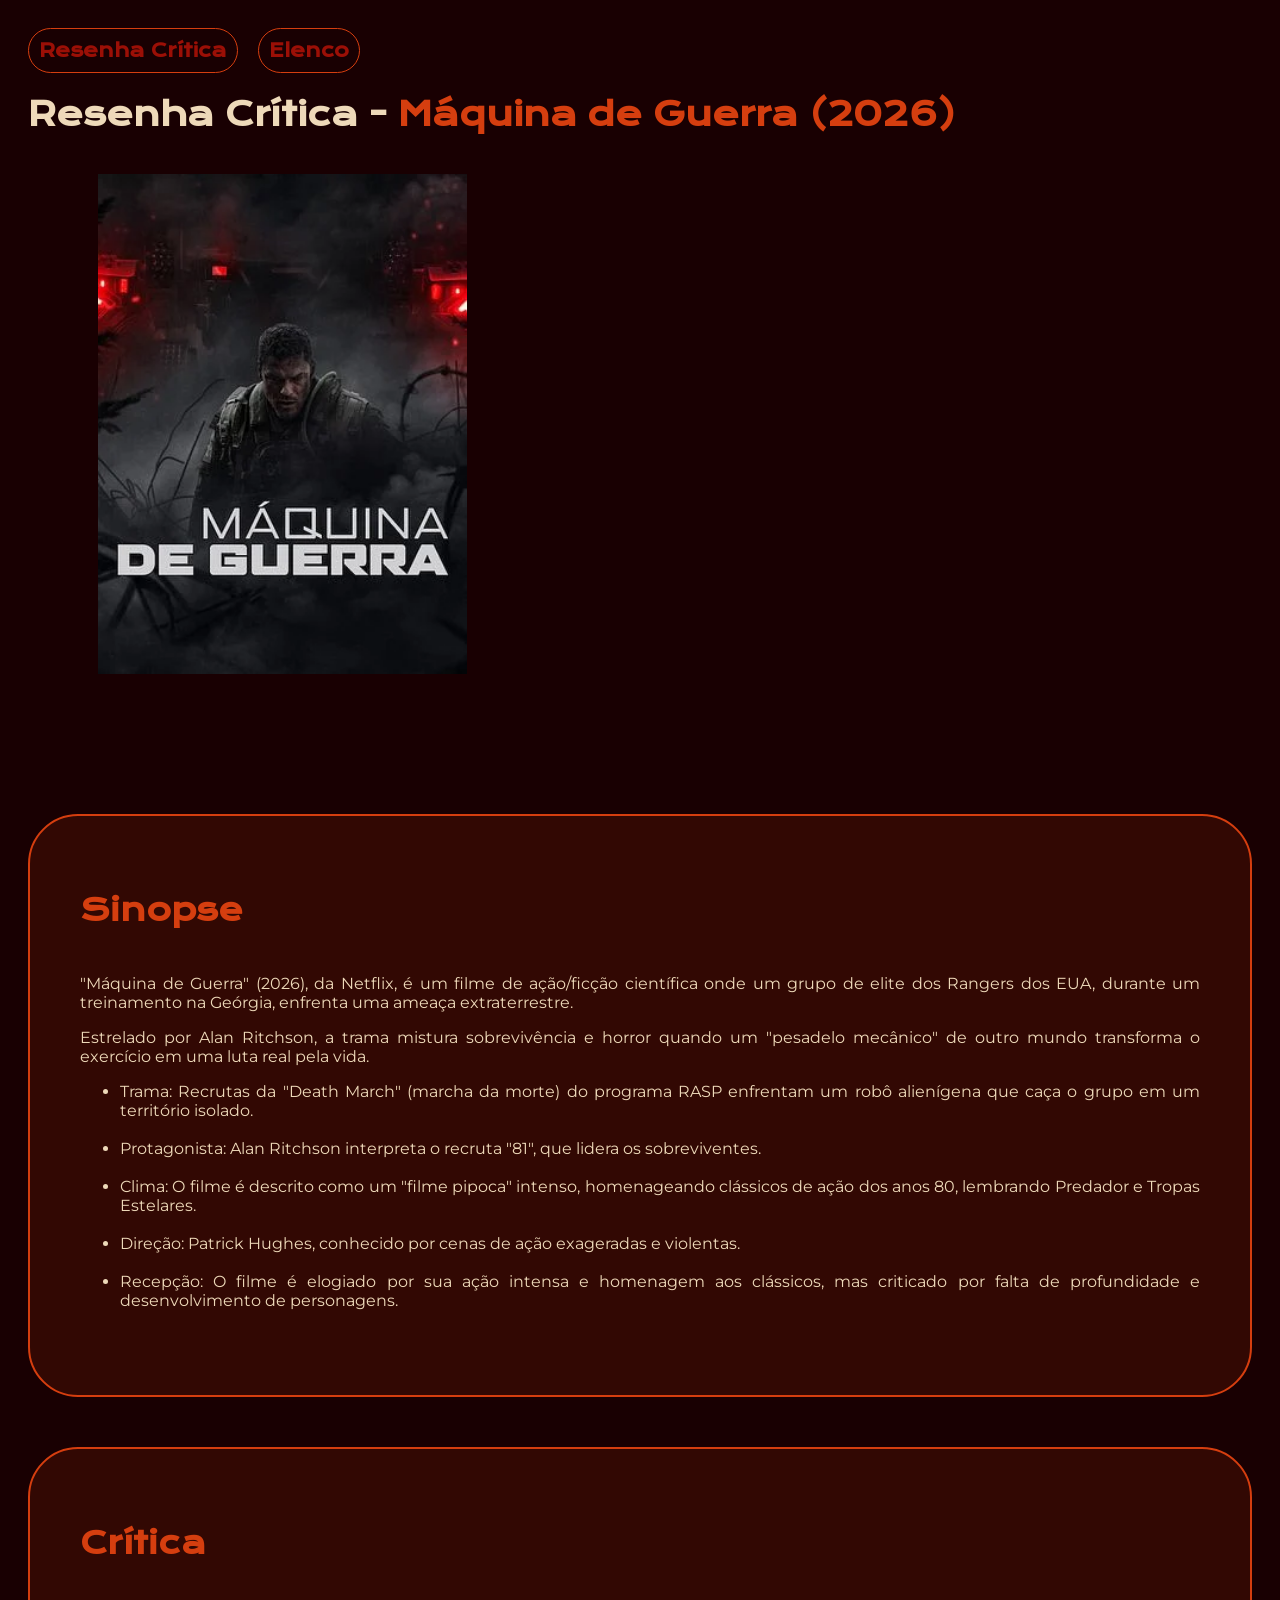
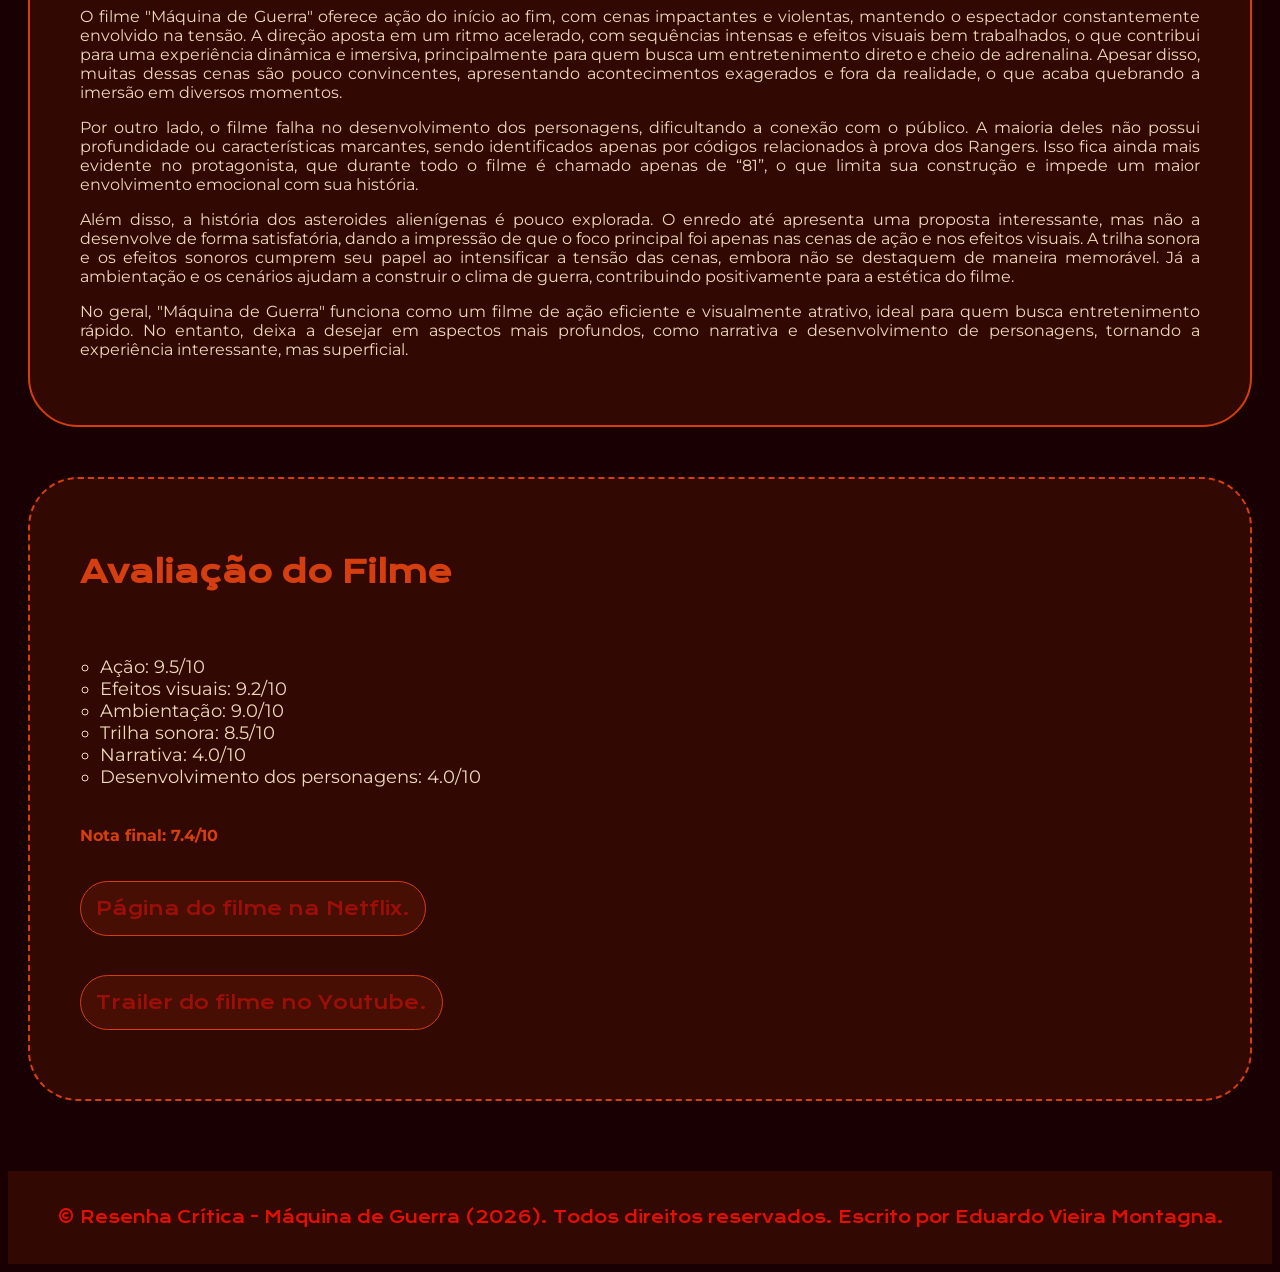
<file: atividade2/index.html>
<!DOCTYPE html>
<html lang="pt-BR">
<head>
    <meta charset="UTF-8">
    <meta name="viewport" content="width=device-width, initial-scale=1.0">
    <title>Resenha Crítica - Máquina de Guerra</title>
    <link rel="icon" type="image/x-icon" href="imagemicon.jpg">
    <link rel="stylesheet" href="style.css">
</head>
<body>
    <!-- cabeçalho com o título da resenha -->
    <header class="cabecalho">
        <nav class="cabecalho__navegacao">
            <!-- link interno (âncora na própria página) para o index.html -->
            <a class= "links-internos" href="index.html">Resenha Crítica</a>
            <!-- link interno (âncora na própria página) para o elenco.html -->
            <a class="links-internos" href="elenco.html">Elenco</a> 
        </nav>
        <h1>Resenha Crítica - <strong>Máquina de Guerra (2026)</strong></h1>
    </header>
    
    <!-- imagem da capa do filme -->
    <figure>
        <img src= "imagemcapa.jpg" alt = "Capa do Filme Máquina de Guerra">
    </figure>
    
    <!-- conteúdo principal do site -->
    <main class="conteudo-principal">
        <!-- seção da sinopse do filme -->
        <section class="sinopse">
            <h2 id = "titulo">Sinopse</h2>
            <p>"Máquina de Guerra" (2026), da Netflix, é um filme de ação/ficção científica onde um grupo de elite dos Rangers dos EUA, durante um treinamento na Geórgia, enfrenta uma ameaça extraterrestre.</p>

            <p>Estrelado por Alan Ritchson, a trama mistura sobrevivência e horror quando um "pesadelo mecânico" de outro mundo transforma o exercício em uma luta real pela vida.</p>

            <!-- uso da lista não ordenada -->
            <ul>
                <li>Trama: Recrutas da "Death March" (marcha da morte) do programa RASP enfrentam um robô alienígena que caça o grupo em um território isolado.</li>
                <br>
                <li>Protagonista: Alan Ritchson interpreta o recruta "81", que lidera os sobreviventes.</li>
                <br>
                <li>Clima: O filme é descrito como um "filme pipoca" intenso, homenageando clássicos de ação dos anos 80, lembrando Predador e Tropas Estelares.</li>
                <br>
                <li>Direção: Patrick Hughes, conhecido por cenas de ação exageradas e violentas.</li>
                <br>
                <li>Recepção: O filme é elogiado por sua ação intensa e homenagem aos clássicos, mas criticado por falta de profundidade e desenvolvimento de personagens.</li>
                <br>
            </ul>
        </section>

        <!-- seção da crítica do filme -->
        <section class="critica">
            <h2 id = "titulo">Crítica</h2>
            <p> 
                O filme "Máquina de Guerra" oferece ação do início ao fim, com cenas impactantes e violentas, mantendo o espectador constantemente envolvido na tensão. A direção aposta em um ritmo acelerado, com sequências intensas e efeitos visuais bem trabalhados, o que contribui para uma experiência dinâmica e imersiva, principalmente para quem busca um entretenimento direto e cheio de adrenalina. Apesar disso, muitas dessas cenas são pouco convincentes, apresentando acontecimentos exagerados e fora da realidade, o que acaba quebrando a imersão em diversos momentos.
            </p>

            <p> 
                Por outro lado, o filme falha no desenvolvimento dos personagens, dificultando a conexão com o público. A maioria deles não possui profundidade ou características marcantes, sendo identificados apenas por códigos relacionados à prova dos Rangers. Isso fica ainda mais evidente no protagonista, que durante todo o filme é chamado apenas de “81”, o que limita sua construção e impede um maior envolvimento emocional com sua história. 
            </p>

            <p>
                Além disso, a história dos asteroides alienígenas é pouco explorada. O enredo até apresenta uma proposta interessante, mas não a desenvolve de forma satisfatória, dando a impressão de que o foco principal foi apenas nas cenas de ação e nos efeitos visuais. A trilha sonora e os efeitos sonoros cumprem seu papel ao intensificar a tensão das cenas, embora não se destaquem de maneira memorável. Já a ambientação e os cenários ajudam a construir o clima de guerra, contribuindo positivamente para a estética do filme.
            </p>

            <p>
                No geral, "Máquina de Guerra" funciona como um filme de ação eficiente e visualmente atrativo, ideal para quem busca entretenimento rápido. No entanto, deixa a desejar em aspectos mais profundos, como narrativa e desenvolvimento de personagens, tornando a experiência interessante, mas superficial.
            </p>
        </section>

        <!-- seção da avaliação do filme -->
        <section class="avaliacao">
            <h2 id = "titulo">Avaliação do Filme</h2>
            <!-- uso da lista ordenada -->
            <ol class="avaliacao__lista">
                <li>Ação: 9.5/10</li>
                <li>Efeitos visuais: 9.2/10</li>
                <li>Ambientação: 9.0/10</li>
                <li>Trilha sonora: 8.5/10</li>
                <li>Narrativa: 4.0/10</li>
                <li>Desenvolvimento dos personagens: 4.0/10</li>
            </ol>
            <p><strong>Nota final: 7.4/10</strong></p>

            <!--  link externo (abrindo em nova aba) para a página do filme na Netflix -->
            <a class="links-externos" href="https://www.netflix.com/br/title/81768525" target="_blank">Página do filme na Netflix.</a>
            <br><br>
            <!--  link externo (abrindo em nova aba) para o trailer no Youtube -->
            <a class="links-externos" href="https://www.youtube.com/watch?v=mBenb7O8Hnc" target="_blank">Trailer do filme no Youtube.</a>
            <br><br>
        </section>
    </main>

    <!-- rodapé da página -->
    <footer>
        <p>&copy; Resenha Crítica - Máquina de Guerra (2026). Todos direitos reservados. Escrito por Eduardo Vieira Montagna.</p>
    </footer>
</body>
</html>
</file>
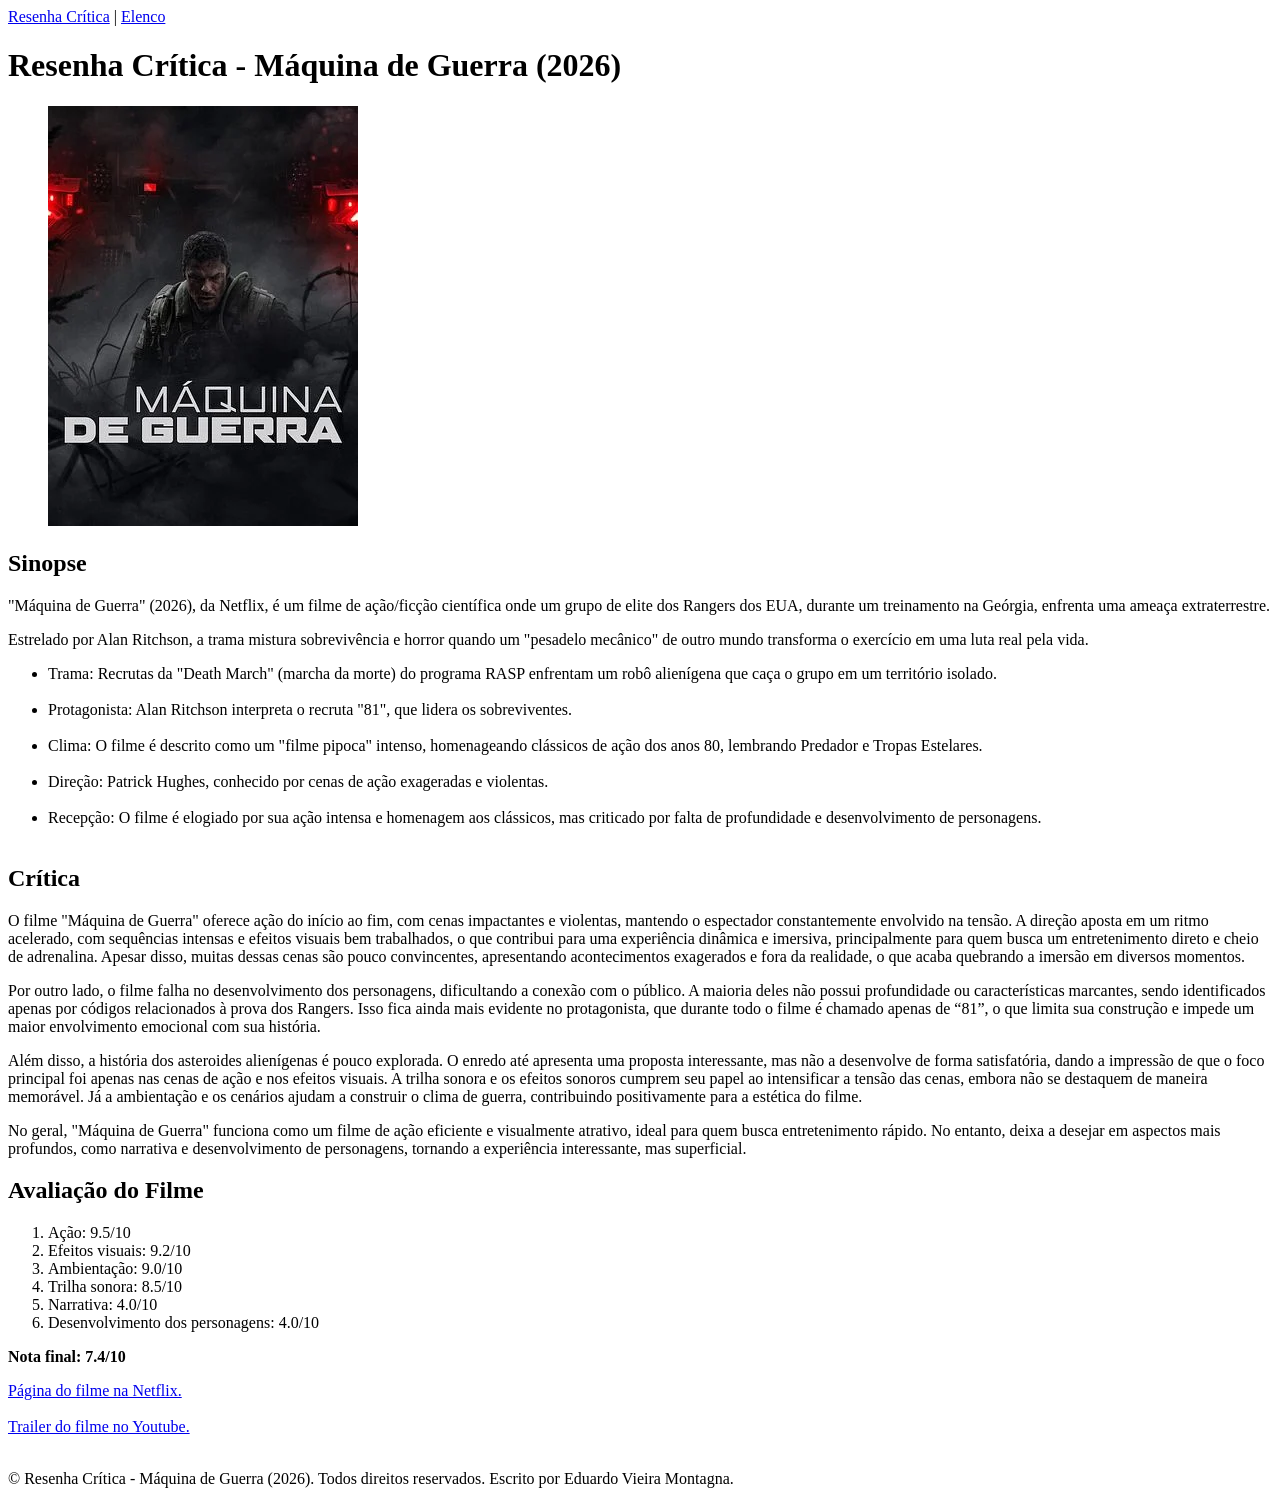
<file: atividade1/atividade1.html>
<!DOCTYPE html>
<html lang="pt-BR">
<head>
    <meta charset="UTF-8">
    <meta name="viewport" content="width=device-width, initial-scale=1.0">
    <title>Resenha Crítica - Máquina de Guerra</title>
    <link rel="icon" type="image/x-icon" href="imagemicon.jpg">
</head>
<body>
    <!-- cabeçalho com o título da resenha -->
    <header>
        <nav>
            <!-- link interno (âncora na própria página) para o atividade1.html -->
            <a href="atividade1.html">Resenha Crítica</a> |
            <!-- link interno (âncora na própria página) para o atividade1Pagina2.html -->
            <a href="atividade1Pagina2.html">Elenco</a> 
        </nav>
        <h1>Resenha Crítica - Máquina de Guerra (2026)</h1>
    </header>
    
    <!-- imagem da capa do filme -->
    <figure>
        <img src= "imagemcapa.jpg" alt = "Capa do Filme Máquina de Guerra">
    </figure>
    
    <!-- conteúdo principal do site -->
    <main>
        <!-- seção da sinopse do filme -->
        <section>
            <h2>Sinopse</h2>
            <p>"Máquina de Guerra" (2026), da Netflix, é um filme de ação/ficção científica onde um grupo de elite dos Rangers dos EUA, durante um treinamento na Geórgia, enfrenta uma ameaça extraterrestre.</p>

            <p>Estrelado por Alan Ritchson, a trama mistura sobrevivência e horror quando um "pesadelo mecânico" de outro mundo transforma o exercício em uma luta real pela vida.</p>

            <!-- uso da lista não ordenada -->
            <ul>
                <li>Trama: Recrutas da "Death March" (marcha da morte) do programa RASP enfrentam um robô alienígena que caça o grupo em um território isolado.</li>
                <br>
                <li>Protagonista: Alan Ritchson interpreta o recruta "81", que lidera os sobreviventes.</li>
                <br>
                <li>Clima: O filme é descrito como um "filme pipoca" intenso, homenageando clássicos de ação dos anos 80, lembrando Predador e Tropas Estelares.</li>
                <br>
                <li>Direção: Patrick Hughes, conhecido por cenas de ação exageradas e violentas.</li>
                <br>
                <li>Recepção: O filme é elogiado por sua ação intensa e homenagem aos clássicos, mas criticado por falta de profundidade e desenvolvimento de personagens.</li>
                <br>
            </ul>
        </section>

        <!-- seção da crítica do filme -->
        <section>
            <h2>Crítica</h2>
            <p> 
                O filme "Máquina de Guerra" oferece ação do início ao fim, com cenas impactantes e violentas, mantendo o espectador constantemente envolvido na tensão. A direção aposta em um ritmo acelerado, com sequências intensas e efeitos visuais bem trabalhados, o que contribui para uma experiência dinâmica e imersiva, principalmente para quem busca um entretenimento direto e cheio de adrenalina. Apesar disso, muitas dessas cenas são pouco convincentes, apresentando acontecimentos exagerados e fora da realidade, o que acaba quebrando a imersão em diversos momentos.
            </p>

            <p> 
                Por outro lado, o filme falha no desenvolvimento dos personagens, dificultando a conexão com o público. A maioria deles não possui profundidade ou características marcantes, sendo identificados apenas por códigos relacionados à prova dos Rangers. Isso fica ainda mais evidente no protagonista, que durante todo o filme é chamado apenas de “81”, o que limita sua construção e impede um maior envolvimento emocional com sua história. 
            </p>

            <p>
                Além disso, a história dos asteroides alienígenas é pouco explorada. O enredo até apresenta uma proposta interessante, mas não a desenvolve de forma satisfatória, dando a impressão de que o foco principal foi apenas nas cenas de ação e nos efeitos visuais. A trilha sonora e os efeitos sonoros cumprem seu papel ao intensificar a tensão das cenas, embora não se destaquem de maneira memorável. Já a ambientação e os cenários ajudam a construir o clima de guerra, contribuindo positivamente para a estética do filme.
            </p>

            <p>
                No geral, "Máquina de Guerra" funciona como um filme de ação eficiente e visualmente atrativo, ideal para quem busca entretenimento rápido. No entanto, deixa a desejar em aspectos mais profundos, como narrativa e desenvolvimento de personagens, tornando a experiência interessante, mas superficial.
            </p>
        </section>

        <!-- seção da avaliação do filme -->
        <section>
            <h2>Avaliação do Filme</h2>
            <!-- uso da lista ordenada -->
            <ol>
                <li>Ação: 9.5/10</li>
                <li>Efeitos visuais: 9.2/10</li>
                <li>Ambientação: 9.0/10</li>
                <li>Trilha sonora: 8.5/10</li>
                <li>Narrativa: 4.0/10</li>
                <li>Desenvolvimento dos personagens: 4.0/10</li>
            </ol>
            <p><strong>Nota final: 7.4/10</strong></p>

            <!--  link externo (abrindo em nova aba) para a página do filme na Netflix -->
            <a href="https://www.netflix.com/br/title/81768525" target="_blank">Página do filme na Netflix.</a>
            <br><br>
            <!--  link externo (abrindo em nova aba) para o trailer no Youtube -->
            <a href="https://www.youtube.com/watch?v=mBenb7O8Hnc" target="_blank">Trailer do filme no Youtube.</a>
            <br><br>
        </section>
    </main>

    <!-- rodapé da página -->
    <footer>
        <p>&copy; Resenha Crítica - Máquina de Guerra (2026). Todos direitos reservados. Escrito por Eduardo Vieira Montagna.</p>
    </footer>
</body>
</html>
</file>
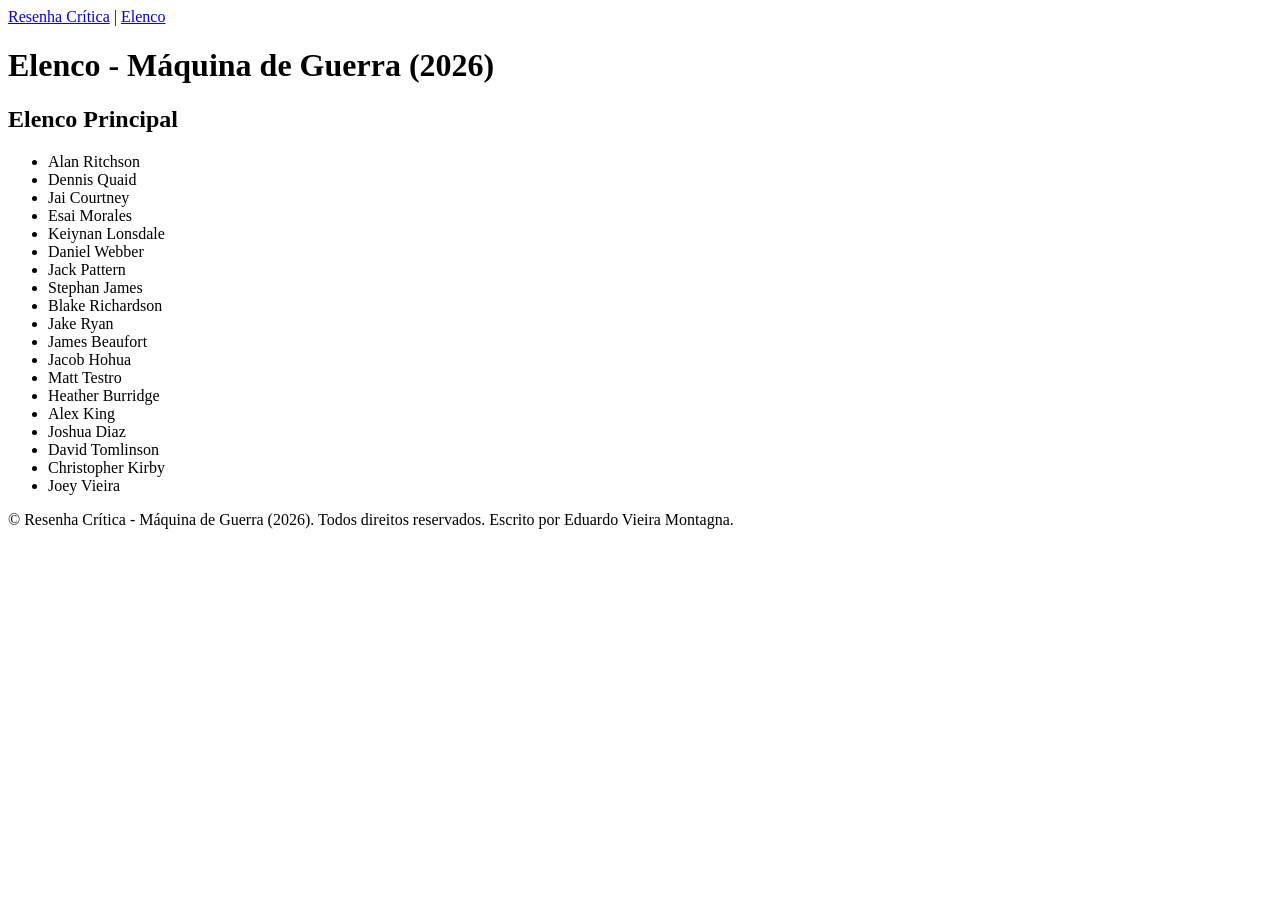
<file: atividade1/atividade1Pagina2.html>
<!DOCTYPE html>
<html lang="pt-BR">
<head>
    <meta charset="UTF-8">
    <meta name="viewport" content="width=device-width, initial-scale=1.0">
    <title>Elenco - Máquina de Guerra</title>
    <link rel="icon" type="image/x-icon" href="imagemicon.jpg">
</head>
<body>
    <header>
        <nav>
            <a href="atividade1.html">Resenha Crítica</a> |
            <a href="atividade1Pagina2.html">Elenco</a> 
        </nav>
        <h1>Elenco - Máquina de Guerra (2026)</h1>
    </header>
    <main>
        <section>
            <h2>Elenco Principal</h2>
            <ul>
                <li>Alan Ritchson</li>
                <li>Dennis Quaid</li>
                <li>Jai Courtney</li>
                <li>Esai Morales</li>
                <li>Keiynan Lonsdale</li>
                <li>Daniel Webber</li>
                <li>Jack Pattern</li>
                <li>Stephan James</li>
                <li>Blake Richardson</li>
                <li>Jake Ryan</li>
                <li>James Beaufort</li>
                <li>Jacob Hohua</li>
                <li>Matt Testro</li>
                <li>Heather Burridge</li>
                <li>Alex King</li>
                <li>Joshua Diaz</li>
                <li>David Tomlinson</li>
                <li>Christopher Kirby</li>
                <li>Joey Vieira</li>
            </ul>
        </section>
    </main>
    <footer>
        <p>&copy; Resenha Crítica - Máquina de Guerra (2026). Todos direitos reservados. Escrito por Eduardo Vieira Montagna.</p>
    </footer>
</body>
</html>
</file>
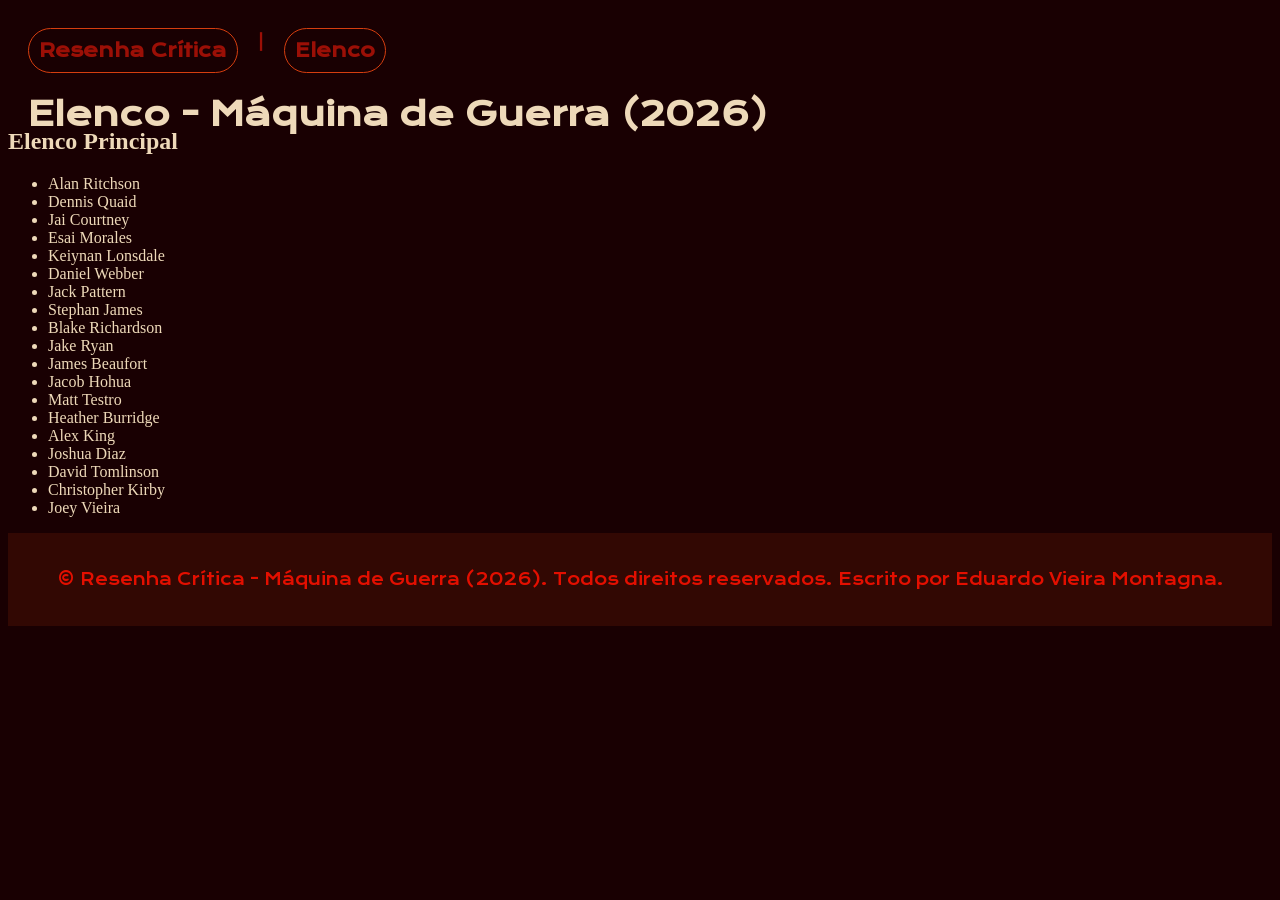
<file: atividade2/elenco.html>
<!DOCTYPE html>
<html lang="pt-BR">
<head>
    <meta charset="UTF-8">
    <meta name="viewport" content="width=device-width, initial-scale=1.0">
    <title>Elenco - Máquina de Guerra</title>
    <link rel="icon" type="image/x-icon" href="imagemicon.jpg">
    <link rel="stylesheet" href="style.css">
</head>
<body>
    <header class="cabecalho">
        <nav class="cabecalho__navegacao">
            <a class="links-internos" href="index.html">Resenha Crítica</a> |
            <a class="links-internos" href="elenco.html">Elenco</a> 
        </nav>
        <h1 class="cabecalho__titulo">Elenco - Máquina de Guerra (2026)</h1>
    </header>
    <main>
        <section>
            <h2>Elenco Principal</h2>
            <ul>
                <li>Alan Ritchson</li>
                <li>Dennis Quaid</li>
                <li>Jai Courtney</li>
                <li>Esai Morales</li>
                <li>Keiynan Lonsdale</li>
                <li>Daniel Webber</li>
                <li>Jack Pattern</li>
                <li>Stephan James</li>
                <li>Blake Richardson</li>
                <li>Jake Ryan</li>
                <li>James Beaufort</li>
                <li>Jacob Hohua</li>
                <li>Matt Testro</li>
                <li>Heather Burridge</li>
                <li>Alex King</li>
                <li>Joshua Diaz</li>
                <li>David Tomlinson</li>
                <li>Christopher Kirby</li>
                <li>Joey Vieira</li>
            </ul>
        </section>
    </main>
    <footer>
        <p>&copy; Resenha Crítica - Máquina de Guerra (2026). Todos direitos reservados. Escrito por Eduardo Vieira Montagna.</p>
    </footer>
</body>
</html>
</file>
<file: atividade2/style.css>
@import url('https://fonts.googleapis.com/css2?family=Krona+One&family=Montserrat:ital,wght@0,600;1,600&display=swap');

/* estilo para o texto em negrito */
strong{
    color: #D53E0F;
}

/* estilo para o corpo da página */
body {
    background-color: #190002;
    color: #EED9B9;
}

/* estilo para as imagens */
img{
    padding: 50px;  
    height: 500px;
}

/* uso de estilo em id */
#titulo{
    color: #D53E0F;
    font-family: 'Krona One', sans-serif;
    font-size: 30px;
    padding-bottom: 20px;
}

/* uso de estilo em classes */
.cabecalho{
    height: 60px;
    padding: 20px;
    font-family: 'Krona One', sans-serif;
}

.links-internos{
    color: #9B0F06;
    text-decoration: none;
    font-family: 'Krona One', sans-serif;
    font-size: 18px;
    border: 1px solid #D53E0F;
    padding: 10px;
    border-radius: 100px;
}
.links-internos:hover{
    color: #EED9B9;
    background-color: #d53d0f8e;
    text-decoration: underline;
}

.cabecalho__navegacao {
    color: #9B0F06;
    text-decoration: none;
    font-family: 'Montserrat', sans-serif;
    font-weight: 600;
    font-size: 20px;
    display: flex;
    gap: 20px;
    margin-bottom: 20px;
}


.conteudo-principal{
    padding: 20px;
}

.sinopse, .critica {
    margin: 50px auto;
    text-align: justify;
    background-color: #d53d0f21;
    padding: 50px;
    border: 2px solid #D53E0F;
    font-family: 'Montserrat', sans-serif;
    border-radius: 50px;
}

.avaliacao {
    margin: 50px auto;
    text-align: justify;
    background-color: #d53d0f21;
    padding: 50px;
    border: 2px dashed #D53E0F;
    font-family: 'Montserrat', sans-serif;
    border-radius: 50px;
}

.avaliacao__lista{
    font-size: 18px;
    list-style-type: circle;
    padding: 20px;
}


.links-externos{
    color: #9B0F06;
    background-color: #d53d0f21;
    text-decoration: none;
    font-family: 'Krona One', sans-serif;
    font-size: 18px;
    border: 1px solid #D53E0F;
    padding: 15px;
    border-radius: 100px;
    display: inline-block;
    margin-top: 20px;
}

.links-externos:hover{
    color: #EED9B9;
    background-color: #d53d0f8e;
    text-decoration: underline;
}

/* estilo para o rodapé da página */
footer{
    background-color: #d53d0f21;
    text-align: center;
    padding: 20px;
    font-family: 'Krona One', sans-serif;
    color: #e30f00;
}
</file>
